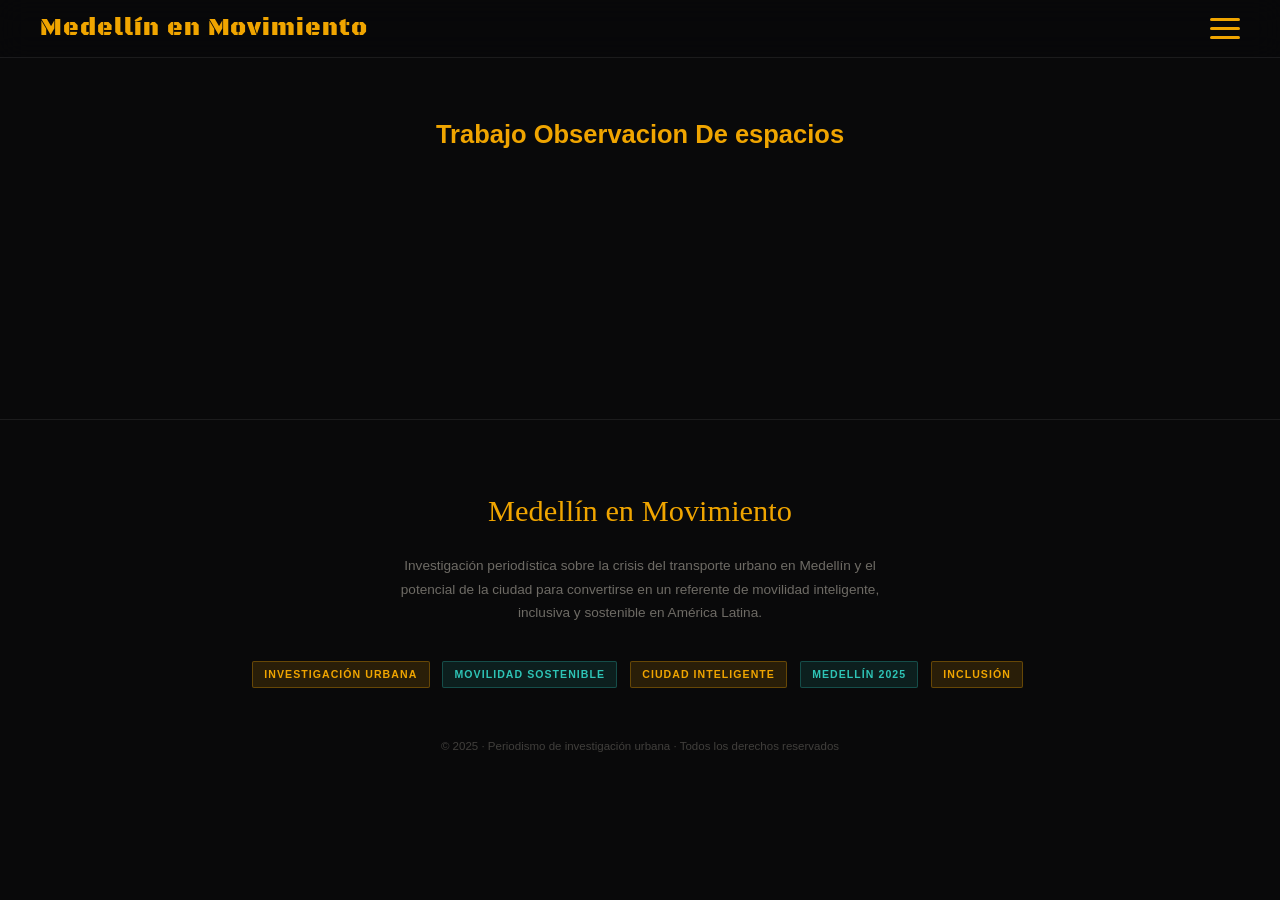
<file: observacion.html>
<!DOCTYPE html>
<html lang="en">
<head>
    <meta charset="UTF-8">
    <meta name="viewport" content="width=device-width, initial-scale=1.0">
    <title>Propuestas</title>
    <link rel="stylesheet" href="./index.css">
    <script src="./main.js"></script>
</head>
<body>
    <!-- propuestas -->
     <div id="reading-progress"></div>

<nav>
  <a href="./index.html" class="nav-brand">Medellín en Movimiento</a>
  <button class="nav-toggle" aria-label="Abrir menú">
    <span class="bar"></span>
    <span class="bar"></span>
    <span class="bar"></span>
  </button>
  <ul class="nav-links">
    <li><a href="./index.html#vias">Las Vías</a></li>
    <li><a href="./index.html#apps">Apps Privadas</a></li>
    <li><a href="./index.html#barrios">Barrios</a></li>
    <li><a href="./index.html#accesibilidad">Accesibilidad</a></li>
    <li><a href="./index.html#residencial">Zonas Res.</a></li>
    <li><a href="./index.html#testimonios">Testimonios</a></li>
    <li><a href="./propuestas.html">Propuestas</a></li>
    <li><a href="./entrevista.html">Entrevista</a></li>
    <li><a href="#">Observación</a></li>
  </ul>
</nav>
    <section class="video-observacion">
      <h2>Trabajo Observacion De espacios</h2>
       <iframe
              class="w-full h-full rounded-lg"
              src="https://www.youtube.com/embed/E3-0qiy1agM" 
              title="Video de YouTube"
              frameborder="0"
              width="100%"
              height="100%"
              allow="accelerometer; autoplay; clipboard-write; encrypted-media; gyroscope; picture-in-picture; web-share"
              referrerpolicy="strict-origin-when-cross-origin"
              allowfullscreen>
      </iframe>
    </section>
<!-- footer -->
<footer>
  <div class="container">
    <span class="footer-logo">Medellín en Movimiento</span>
    <p class="footer-sub">Investigación periodística sobre la crisis del transporte urbano en Medellín y el potencial de la ciudad para convertirse en un referente de movilidad inteligente, inclusiva y sostenible en América Latina.</p>
    <div style="margin-top:2rem;display:flex;justify-content:center;gap:0.5rem;flex-wrap:wrap;">
      <span class="tag tag-a">Investigación Urbana</span>
      <span class="tag tag-t">Movilidad Sostenible</span>
      <span class="tag tag-a">Ciudad Inteligente</span>
      <span class="tag tag-t">Medellín 2025</span>
      <span class="tag tag-a">Inclusión</span>
    </div>
    <p class="copy">© 2025 · Periodismo de investigación urbana · Todos los derechos reservados</p>
  </div>
</footer>


</body>
</html>
</file>
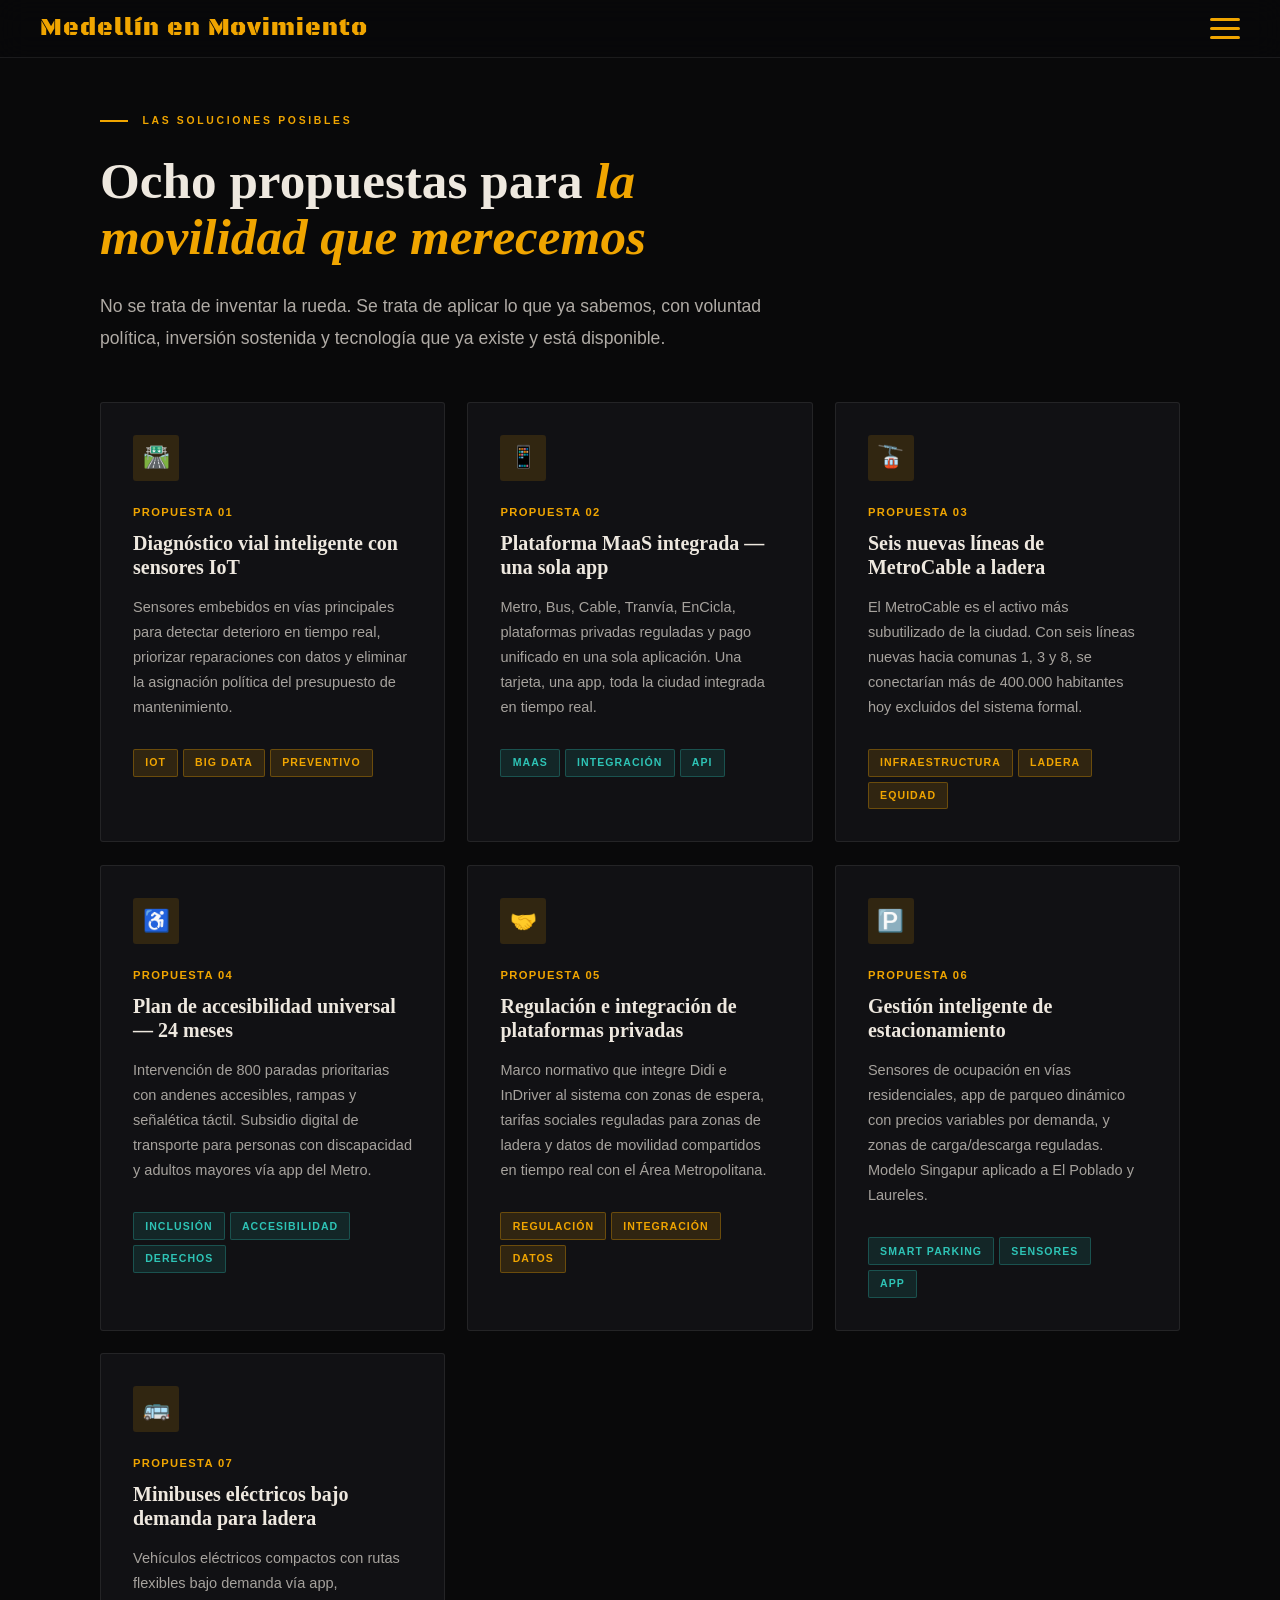
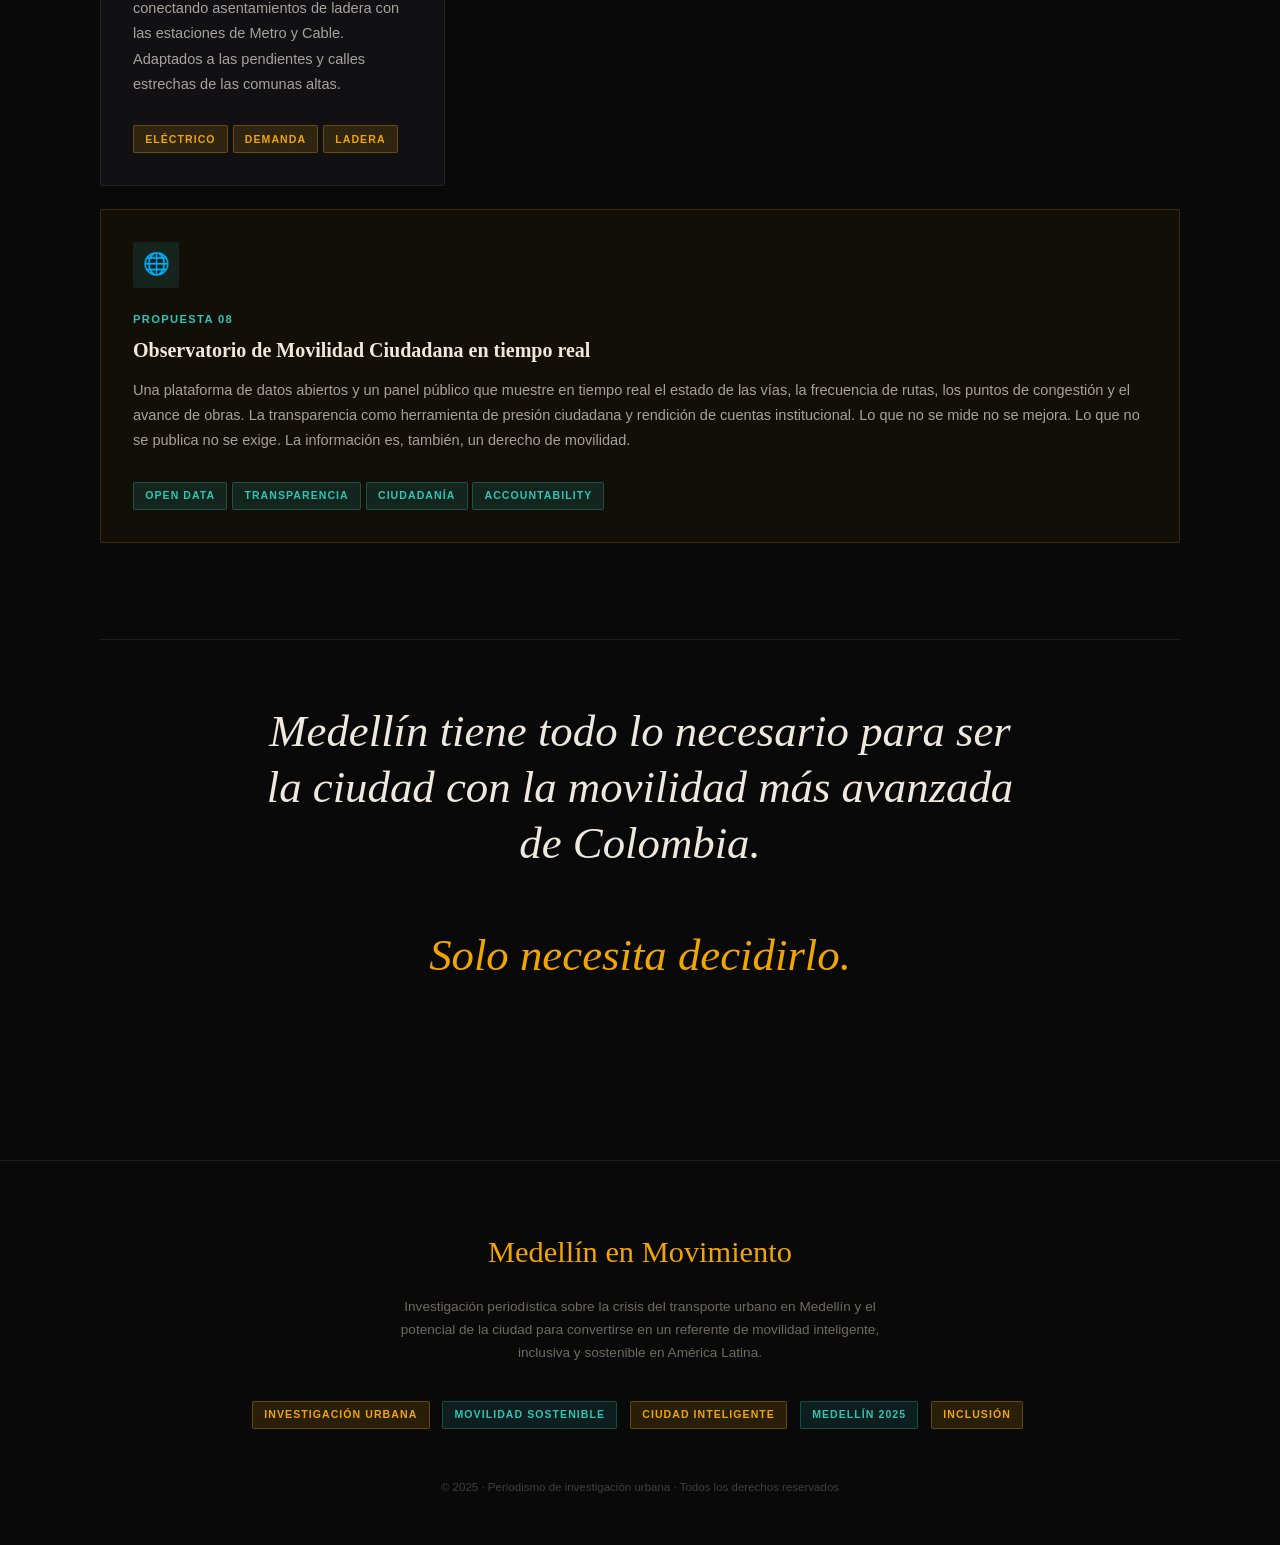
<file: propuestas.html>
<!DOCTYPE html>
<html lang="en">
<head>
    <meta charset="UTF-8">
    <meta name="viewport" content="width=device-width, initial-scale=1.0">
    <title>Propuestas</title>
    <link rel="stylesheet" href="./index.css">
    <script src="./main.js"></script>
</head>
<body>
    <!-- propuestas -->
     <div id="reading-progress"></div>

<nav>
  <a href="./index.html" class="nav-brand">Medellín en Movimiento</a>
  <button class="nav-toggle" aria-label="Abrir menú">
    <span class="bar"></span>
    <span class="bar"></span>
    <span class="bar"></span>
  </button>
  <ul class="nav-links">
    <li><a href="./index.html#vias">Las Vías</a></li>
    <li><a href="./index.html#apps">Apps Privadas</a></li>
    <li><a href="./index.html#barrios">Barrios</a></li>
    <li><a href="./index.html#accesibilidad">Accesibilidad</a></li>
    <li><a href="./index.html#residencial">Zonas Res.</a></li>
    <li><a href="./index.html#testimonios">Testimonios</a></li>
    <li><a href="#">Propuestas</a></li>
    <li><a href="./entrevista.html">Entrevista</a></li>
    <li><a href="./observacion.html">Observación</a></li>
  </ul>
</nav>
<section id="propuestas">
  <div class="container">
    <div class="reveal">
      <div class="section-eyebrow">Las soluciones posibles</div>
      <h2 class="stitle">Ocho propuestas para <em>la movilidad que merecemos</em></h2>
      <p class="lead">No se trata de inventar la rueda. Se trata de aplicar lo que ya sabemos, con voluntad política, inversión sostenida y tecnología que ya existe y está disponible.</p>
    </div>
    <div class="pgrid reveal">

      <div class="pcard">
        <div class="picon">🛣️</div>
        <div class="pnum">Propuesta 01</div>
        <h3 class="ptitle">Diagnóstico vial inteligente con sensores IoT</h3>
        <p class="pdesc">Sensores embebidos en vías principales para detectar deterioro en tiempo real, priorizar reparaciones con datos y eliminar la asignación política del presupuesto de mantenimiento.</p>
        <div style="margin-top:1.5rem;"><span class="tag tag-a">IoT</span><span class="tag tag-a">Big Data</span><span class="tag tag-a">Preventivo</span></div>
      </div>

      <div class="pcard">
        <div class="picon">📱</div>
        <div class="pnum">Propuesta 02</div>
        <h3 class="ptitle">Plataforma MaaS integrada — una sola app</h3>
        <p class="pdesc">Metro, Bus, Cable, Tranvía, EnCicla, plataformas privadas reguladas y pago unificado en una sola aplicación. Una tarjeta, una app, toda la ciudad integrada en tiempo real.</p>
        <div style="margin-top:1.5rem;"><span class="tag tag-t">MaaS</span><span class="tag tag-t">Integración</span><span class="tag tag-t">API</span></div>
      </div>

      <div class="pcard">
        <div class="picon">🚡</div>
        <div class="pnum">Propuesta 03</div>
        <h3 class="ptitle">Seis nuevas líneas de MetroCable a ladera</h3>
        <p class="pdesc">El MetroCable es el activo más subutilizado de la ciudad. Con seis líneas nuevas hacia comunas 1, 3 y 8, se conectarían más de 400.000 habitantes hoy excluidos del sistema formal.</p>
        <div style="margin-top:1.5rem;"><span class="tag tag-a">Infraestructura</span><span class="tag tag-a">Ladera</span><span class="tag tag-a">Equidad</span></div>
      </div>

      <div class="pcard">
        <div class="picon">♿</div>
        <div class="pnum">Propuesta 04</div>
        <h3 class="ptitle">Plan de accesibilidad universal — 24 meses</h3>
        <p class="pdesc">Intervención de 800 paradas prioritarias con andenes accesibles, rampas y señalética táctil. Subsidio digital de transporte para personas con discapacidad y adultos mayores vía app del Metro.</p>
        <div style="margin-top:1.5rem;"><span class="tag tag-t">Inclusión</span><span class="tag tag-t">Accesibilidad</span><span class="tag tag-t">Derechos</span></div>
      </div>

      <div class="pcard">
        <div class="picon">🤝</div>
        <div class="pnum">Propuesta 05</div>
        <h3 class="ptitle">Regulación e integración de plataformas privadas</h3>
        <p class="pdesc">Marco normativo que integre Didi e InDriver al sistema con zonas de espera, tarifas sociales reguladas para zonas de ladera y datos de movilidad compartidos en tiempo real con el Área Metropolitana.</p>
        <div style="margin-top:1.5rem;"><span class="tag tag-a">Regulación</span><span class="tag tag-a">Integración</span><span class="tag tag-a">Datos</span></div>
      </div>

      <div class="pcard">
        <div class="picon">🅿️</div>
        <div class="pnum">Propuesta 06</div>
        <h3 class="ptitle">Gestión inteligente de estacionamiento</h3>
        <p class="pdesc">Sensores de ocupación en vías residenciales, app de parqueo dinámico con precios variables por demanda, y zonas de carga/descarga reguladas. Modelo Singapur aplicado a El Poblado y Laureles.</p>
        <div style="margin-top:1.5rem;"><span class="tag tag-t">Smart Parking</span><span class="tag tag-t">Sensores</span><span class="tag tag-t">App</span></div>
      </div>

      <div class="pcard">
        <div class="picon">🚌</div>
        <div class="pnum">Propuesta 07</div>
        <h3 class="ptitle">Minibuses eléctricos bajo demanda para ladera</h3>
        <p class="pdesc">Vehículos eléctricos compactos con rutas flexibles bajo demanda vía app, conectando asentamientos de ladera con las estaciones de Metro y Cable. Adaptados a las pendientes y calles estrechas de las comunas altas.</p>
        <div style="margin-top:1.5rem;"><span class="tag tag-a">Eléctrico</span><span class="tag tag-a">Demanda</span><span class="tag tag-a">Ladera</span></div>
      </div>

      <div class="pcard wide">
        <div class="picon" style="background:rgba(46,196,182,0.12);">🌐</div>
        <div class="pnum" style="color:var(--teal);">Propuesta 08</div>
        <h3 class="ptitle">Observatorio de Movilidad Ciudadana en tiempo real</h3>
        <p class="pdesc">Una plataforma de datos abiertos y un panel público que muestre en tiempo real el estado de las vías, la frecuencia de rutas, los puntos de congestión y el avance de obras. La transparencia como herramienta de presión ciudadana y rendición de cuentas institucional. Lo que no se mide no se mejora. Lo que no se publica no se exige. La información es, también, un derecho de movilidad.</p>
        <div style="margin-top:1.5rem;"><span class="tag tag-t">Open Data</span><span class="tag tag-t">Transparencia</span><span class="tag tag-t">Ciudadanía</span><span class="tag tag-t">Accountability</span></div>
      </div>

    </div>

    <div style="margin-top:6rem;text-align:center;padding:4rem 2rem;border-top:1px solid var(--border);" class="reveal">
      <p style="font-family:'DM Serif Display',serif;font-size:clamp(1.8rem,3.5vw,2.8rem);line-height:1.25;max-width:760px;margin:0 auto;font-style:italic;">Medellín tiene todo lo necesario para ser la ciudad con la movilidad más avanzada de Colombia.<br><br><span style="color:var(--accent);">Solo necesita decidirlo.</span></p>
    </div>
  </div>
</section>
<!-- footer -->
<footer>
  <div class="container">
    <span class="footer-logo">Medellín en Movimiento</span>
    <p class="footer-sub">Investigación periodística sobre la crisis del transporte urbano en Medellín y el potencial de la ciudad para convertirse en un referente de movilidad inteligente, inclusiva y sostenible en América Latina.</p>
    <div style="margin-top:2rem;display:flex;justify-content:center;gap:0.5rem;flex-wrap:wrap;">
      <span class="tag tag-a">Investigación Urbana</span>
      <span class="tag tag-t">Movilidad Sostenible</span>
      <span class="tag tag-a">Ciudad Inteligente</span>
      <span class="tag tag-t">Medellín 2025</span>
      <span class="tag tag-a">Inclusión</span>
    </div>
    <p class="copy">© 2025 · Periodismo de investigación urbana · Todos los derechos reservados</p>
  </div>
</footer>


</body>
</html>
</file>
<file: index.css>
/*Fuente*/
@import url('https://fonts.googleapis.com/css2?family=Black+Ops+One&display=swap');
@import url('./styles/banner.css');
@import url('./styles/bars.css');
@import url('./styles/layout.css');
@import url('./styles/nav.css');
@import url('./styles/stats.css');
@import url('./styles/interview.css');

:root {
    --bg: #09090a;
    --bg2: #111114;
    --bg3: #181820;
    --text: #eee8df;
    --muted: #6e6b65;
    --accent: #f0a500;
    --danger: #e63946;
    --teal: #2ec4b6;
    --border: rgba(255, 255, 255, 0.08);
    
}

*,
*::before,
*::after {
    box-sizing: border-box;
    margin: 0;
    padding: 0;
}

html {
    scroll-behavior: smooth;
}

body {
    background: var(--bg);
    color: var(--text);
    font-family: 'Lato', sans-serif;
    font-size: 17px;
    line-height: 1.78;
    overflow-x: hidden;
}

#reading-progress {
    position: fixed;
    top: 0;
    left: 0;
    height: 2px;
    background: var(--accent);
    z-index: 300;
    width: 0%;
    transition: width 0.1s;
}


/* IMG */
.img-frame {
    position: relative;
    overflow: hidden;
    border-radius: 3px;
}

.img-frame img {
    width: 100%;
    height: 380px;
    object-fit: cover;
    display: block;
    transition: transform 0.7s ease;
    filter: brightness(0.9);
}

.img-frame:hover img {
    transform: scale(1.04);
}

.img-cap {
    font-size: 0.71rem;
    color: var(--muted);
    margin-top: 0.8rem;
    font-style: italic;
    letter-spacing: 0.02em;
}

/* INFO BOX */
.ibox {
    background: rgba(46, 196, 182, 0.07);
    border-left: 3px solid var(--teal);
    border-radius: 0 3px 3px 0;
    padding: 1.5rem 2rem;
    margin: 2rem 0;
}

.ibox-head {
    font-size: 0.68rem;
    font-weight: 900;
    letter-spacing: 0.16em;
    text-transform: uppercase;
    color: var(--teal);
    margin-bottom: 0.75rem;
}

.ibox p {
    font-size: 0.93rem;
    color: rgba(238, 232, 223, 0.78);
    line-height: 1.72;
}

/* DANGER TAG */
.dtag {
    display: inline-flex;
    align-items: center;
    gap: 0.4rem;
    background: rgba(230, 57, 70, 0.12);
    border: 1px solid rgba(230, 57, 70, 0.28);
    color: var(--danger);
    font-size: 0.68rem;
    font-weight: 700;
    letter-spacing: 0.1em;
    text-transform: uppercase;
    padding: 0.28rem 0.75rem;
    border-radius: 2px;
    margin-bottom: 1.5rem;
}

/* TESTIMONY */
.tcard {
    background: var(--bg2);
    border: 1px solid var(--border);
    border-radius: 3px;
    padding: 2rem 2.25rem;
    position: relative;
}

.tcard::before {
    content: '\201C';
    position: absolute;
    top: -0.3rem;
    left: 1.8rem;
    font-family: 'DM Serif Display', serif;
    font-size: 5.5rem;
    color: var(--accent);
    opacity: 0.22;
    line-height: 1;
}

.ttext {
    font-style: italic;
    font-size: 1.03rem;
    line-height: 1.82;
    color: rgba(238, 232, 223, 0.83);
}

.tperson {
    display: flex;
    align-items: center;
    gap: 1rem;
    margin-top: 1.4rem;
    padding-top: 1.4rem;
    border-top: 1px solid var(--border);
}

.tavatar {
    width: 42px;
    height: 42px;
    border-radius: 50%;
    background: var(--accent);
    display: flex;
    align-items: center;
    justify-content: center;
    font-weight: 900;
    font-size: 0.82rem;
    color: var(--bg);
    flex-shrink: 0;
}

.tname {
    font-weight: 700;
    font-size: 0.9rem;
    color: var(--text);
}

.trole {
    font-size: 0.73rem;
    color: var(--muted);
    margin-top: 0.1rem;
}

.tgrid {
    display: grid;
    grid-template-columns: repeat(3, 1fr);
    gap: 1.4rem;
    margin-top: 3rem;
}

.video-observacion{
    display: grid;
    flex-wrap: wrap;
    justify-content: center;
    justify-items: center;
    color: var(--accent);
}
</file>
